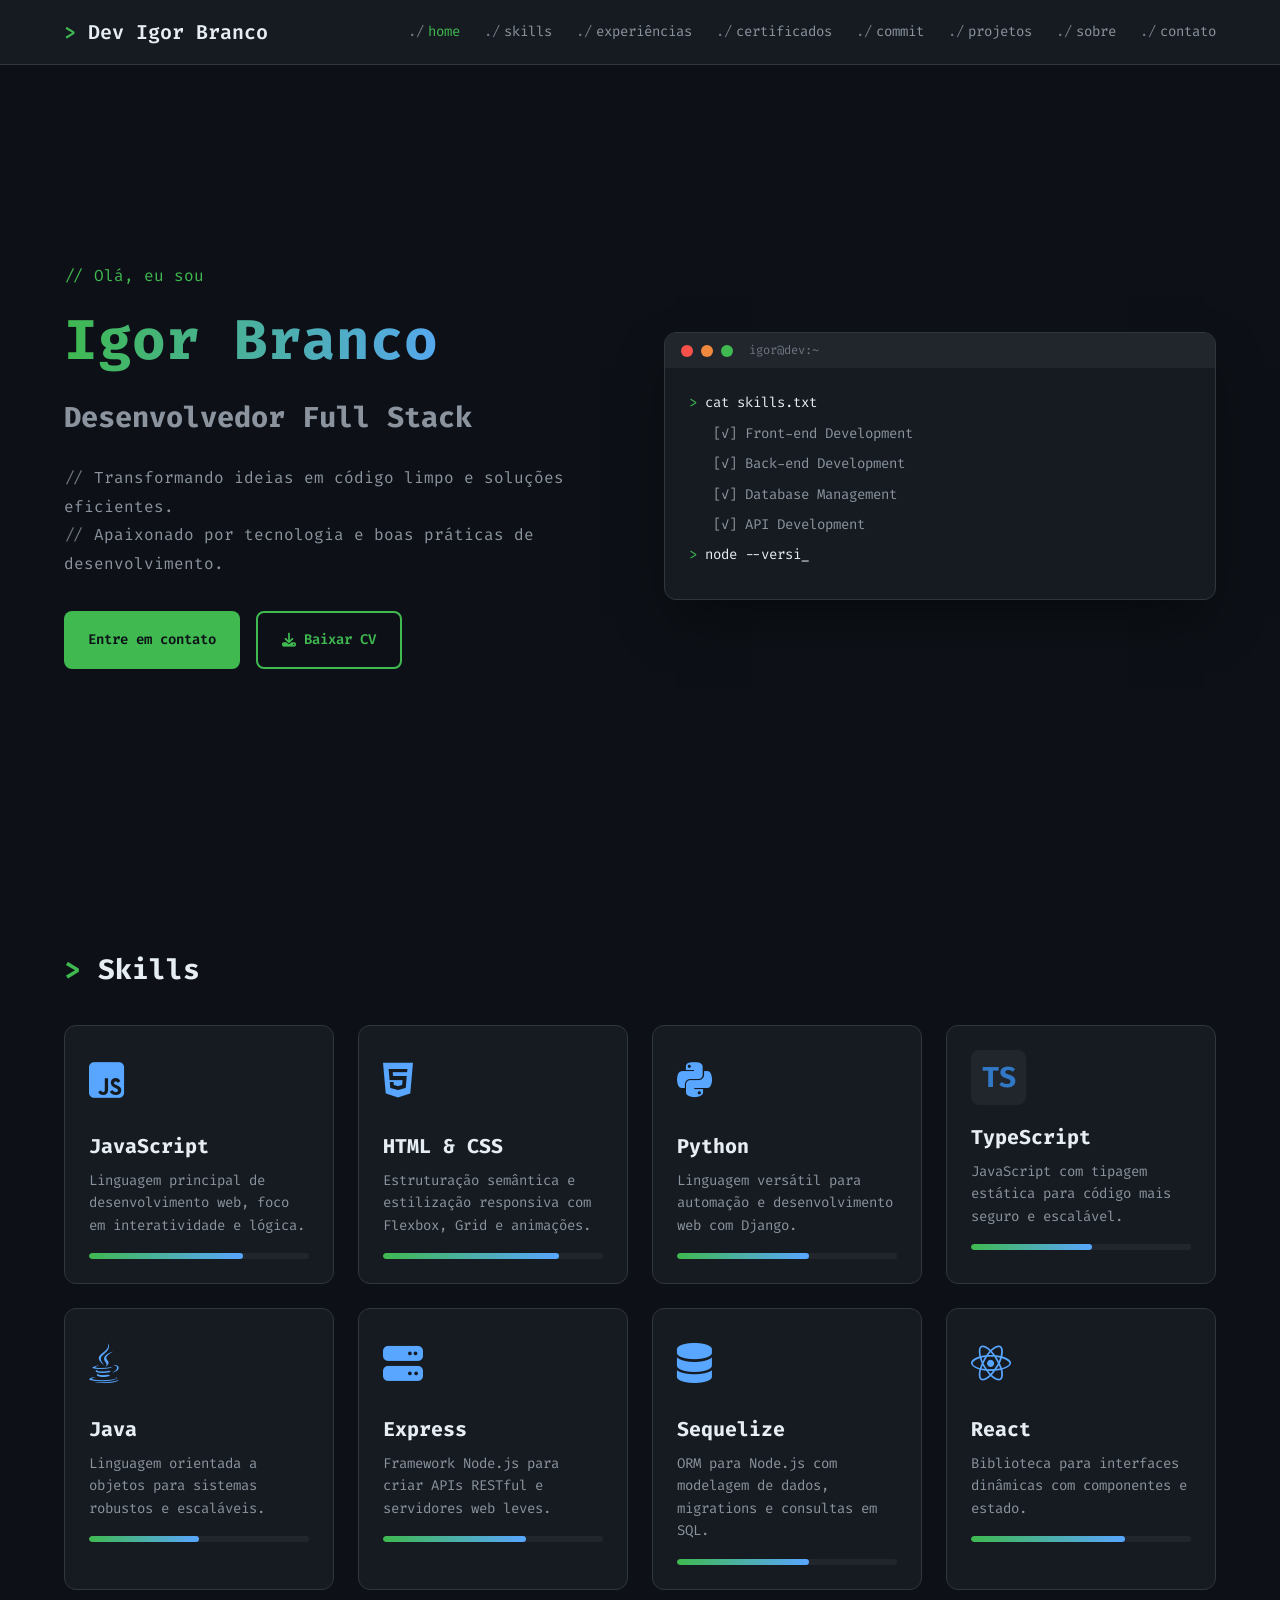
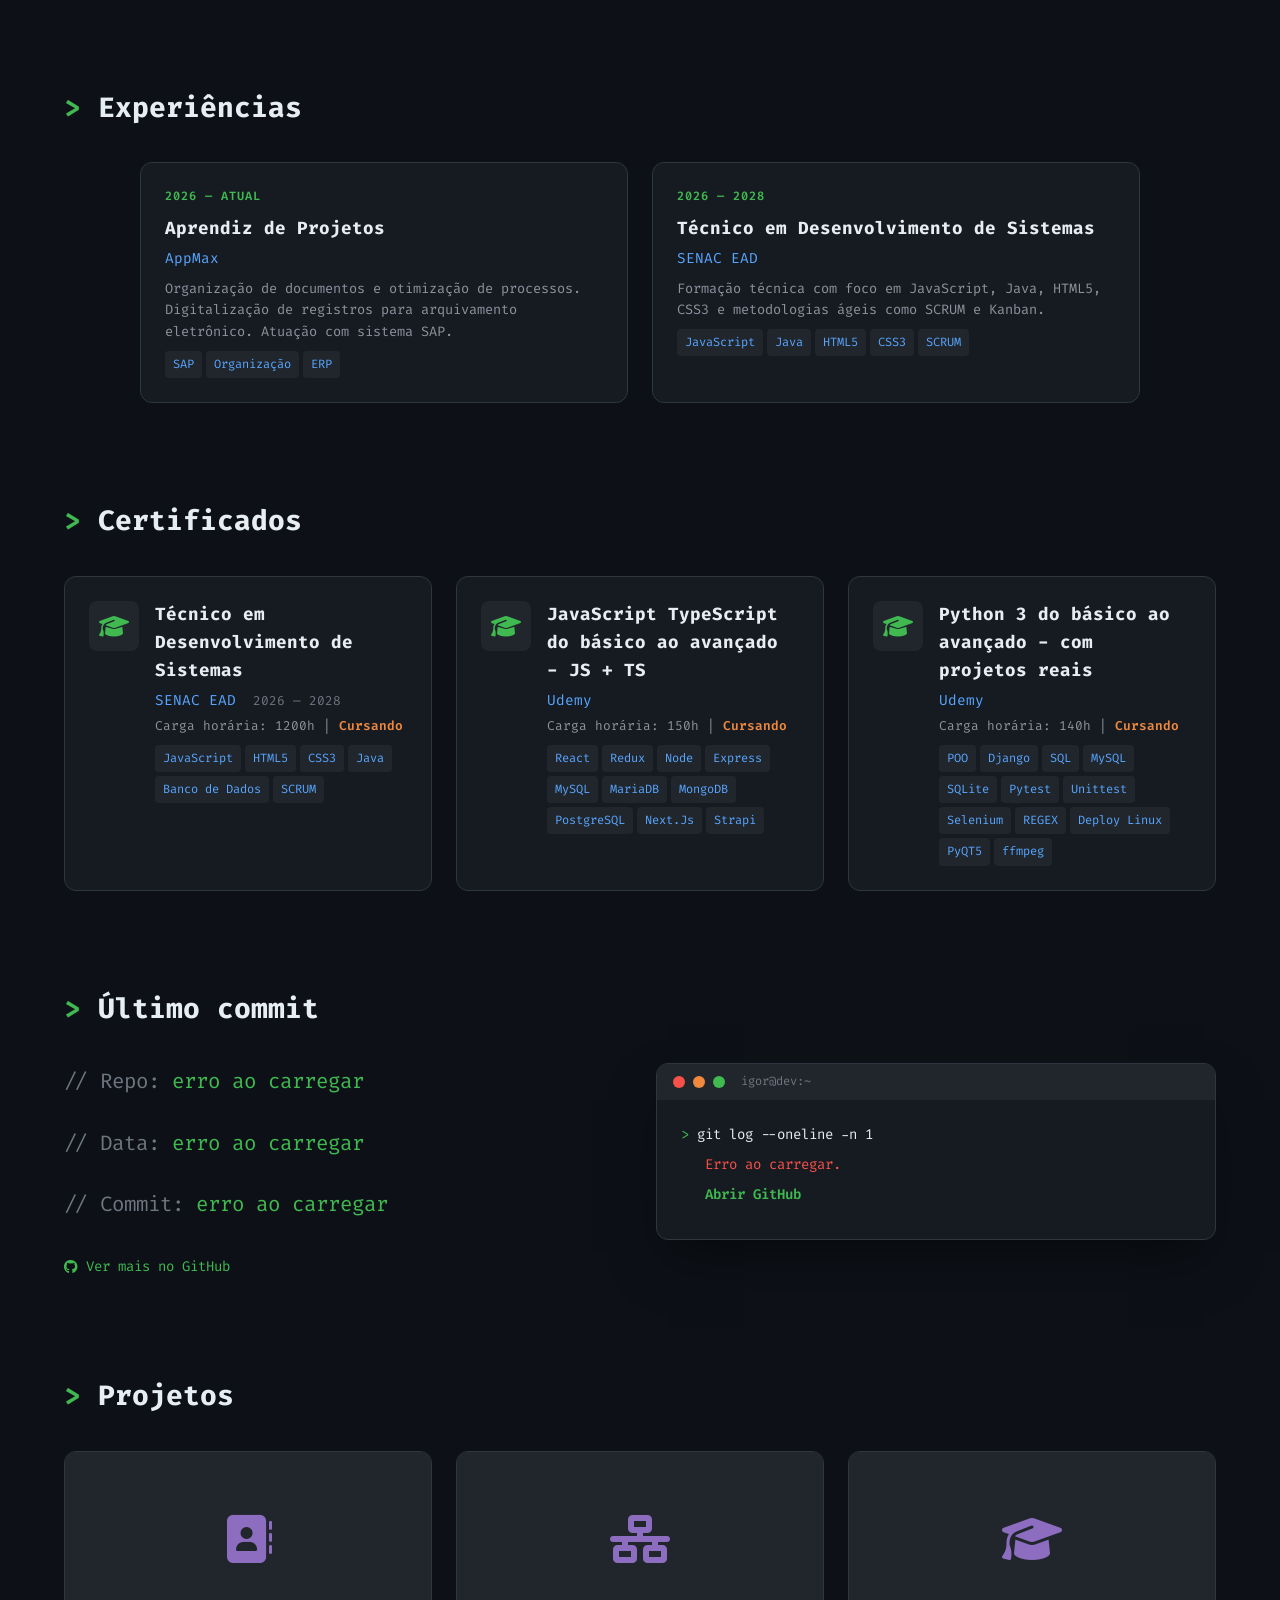
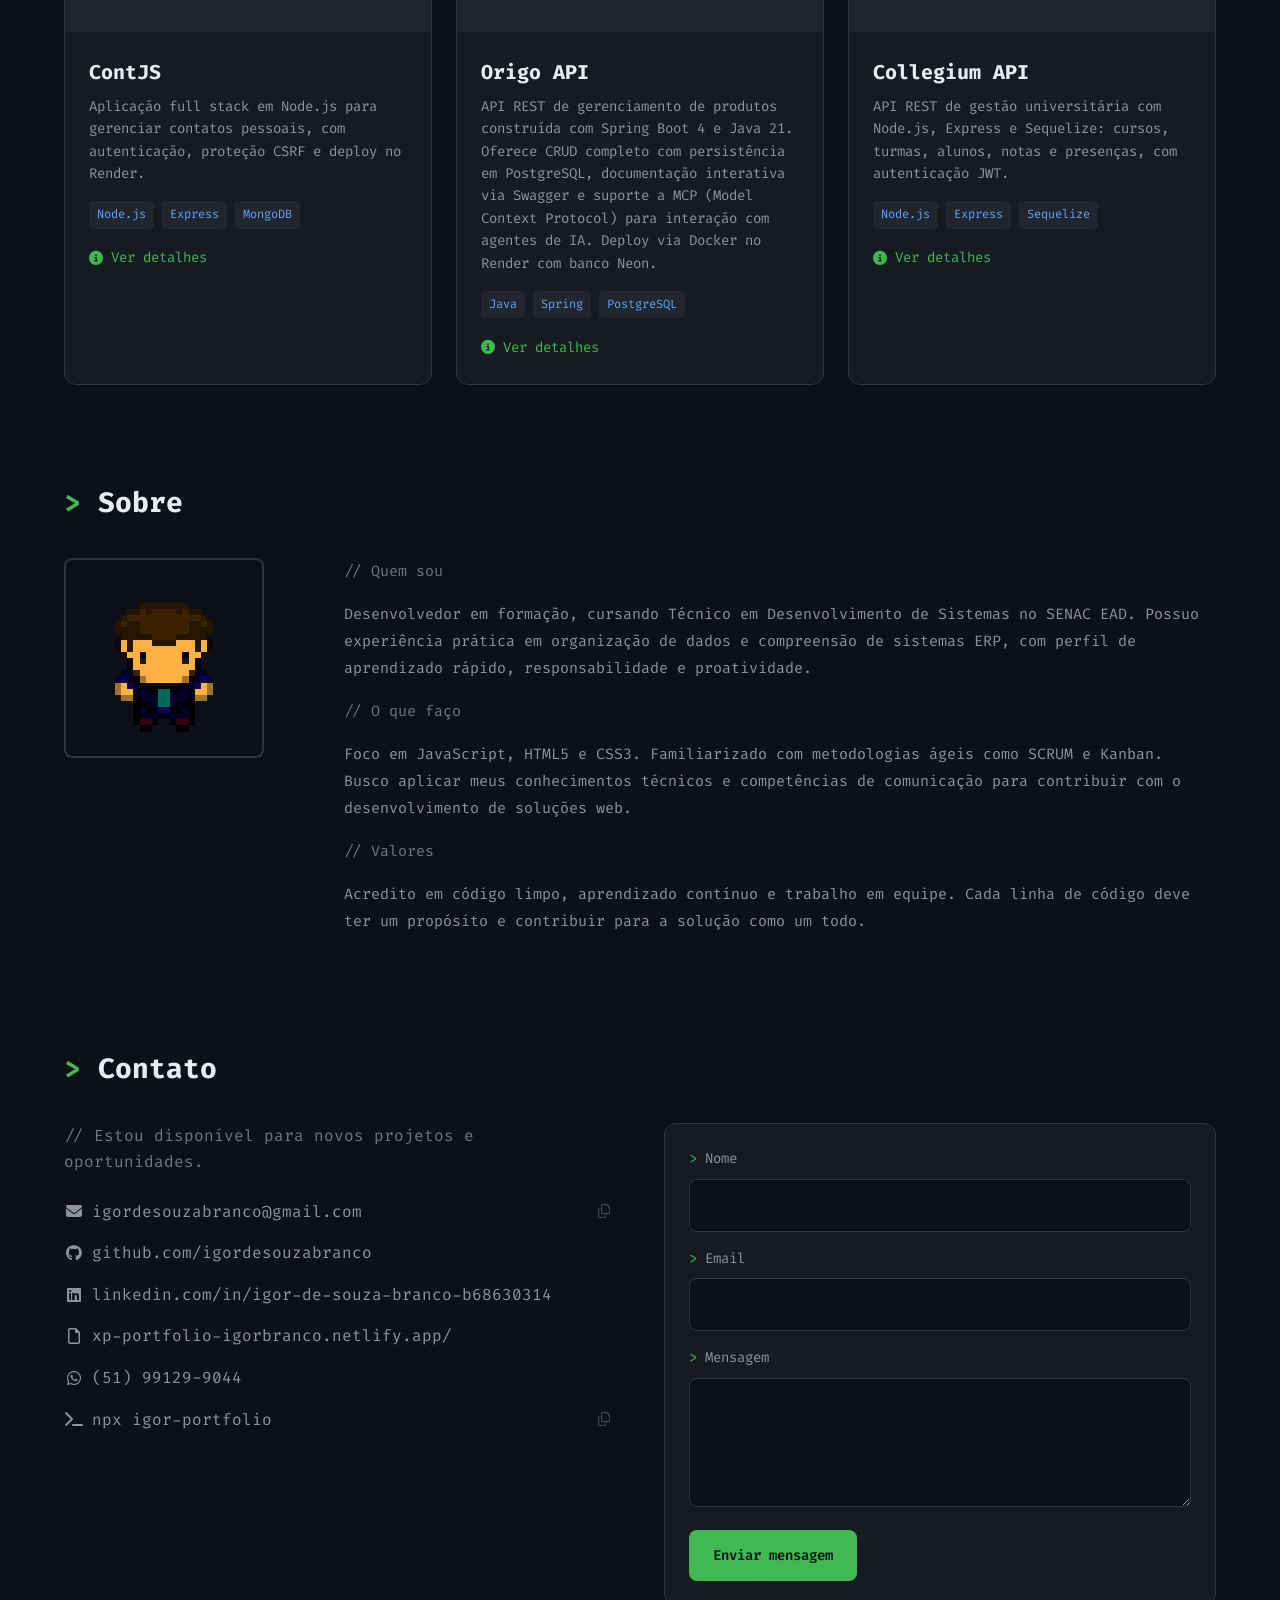
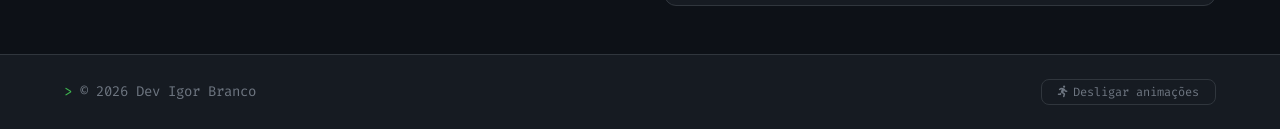
<file: portifolio/index.html>
<!DOCTYPE html>
<html lang="pt-BR">
<head>
    <meta charset="UTF-8">
    <meta name="viewport" content="width=device-width, initial-scale=1.0">
    <title>Dev Igor Branco | Portfólio</title>
    <meta name="description" content="Portfólio de Igor Branco - Desenvolvedor em formação, estudando React, Node.js, Python e Django. Foco atual em JavaScript, TypeScript, HTML5 e CSS3.">
    <meta name="theme-color" content="#0d1117">
    <meta property="og:title" content="Dev Igor Branco | Portfólio">
    <meta property="og:description" content="Desenvolvedor em formação, estudando React, Node.js, Python e Django. Foco atual em JavaScript, TypeScript, HTML5 e CSS3.">
    <meta property="og:type" content="website">
    <link rel="icon" href="data:image/svg+xml,<svg xmlns='http://www.w3.org/2000/svg' viewBox='0 0 100 100'><text y='.9em' font-size='90'>💻</text></svg>">
    <link rel="preload" href="https://fonts.googleapis.com/css2?family=Fira+Code:wght@400;500;600;700&display=swap" as="style">
    <link rel="stylesheet" href="https://fonts.googleapis.com/css2?family=Fira+Code:wght@400;500;600;700&display=swap">
    <link rel="stylesheet" href="assets/css/style.css">
    <link rel="stylesheet" href="https://cdnjs.cloudflare.com/ajax/libs/font-awesome/6.4.0/css/all.min.css">
</head>
<body>
    <header class="header">
        <div class="container">
            <div class="logo">
                <span class="prompt">&gt;</span> <span class="logo-name">Dev Igor Branco</span>
            </div>
            <nav class="nav" id="nav-menu">
                <a href="#home" class="nav-link active">home</a>
                <a href="#skills" class="nav-link">skills</a>
                <a href="#experience" class="nav-link">experiências</a>
                <a href="#certificates" class="nav-link">certificados</a>
                <a href="#now" class="nav-link">commit</a>
                <a href="#projects" class="nav-link">projetos</a>
                <a href="#about" class="nav-link">sobre</a>
                <a href="#contact" class="nav-link">contato</a>
            </nav>
            <button class="menu-toggle" aria-label="Menu" aria-expanded="false" aria-controls="nav-menu">
                <span></span>
                <span></span>
                <span></span>
            </button>
        </div>
    </header>

    <main>
        <section id="home" class="hero">
            <div class="container">
                <div class="hero-content">
                    <p class="hero-greeting">// Olá, eu sou</p>
                    <h1 class="hero-title">Igor Branco</h1>
                    <h2 class="hero-subtitle">Desenvolvedor Full Stack</h2>
                    <p class="hero-description">
                        <span class="comment">//</span> Transformando ideias em código limpo e soluções eficientes.
                        <br>
                        <span class="comment">//</span> Apaixonado por tecnologia e boas práticas de desenvolvimento.
                    </p>
                    <div class="hero-buttons">
                        <a href="#contact" class="btn btn-primary">
                            Entre em contato
                        </a>
                        <a href="assets/cv/cv.pdf" download class="btn btn-secondary">
                            <i class="fas fa-download"></i> Baixar CV
                        </a>
                    </div>
                </div>
                <div class="hero-terminal">
                    <div class="terminal-header">
                        <div class="terminal-buttons">
                            <span class="btn-close"></span>
                            <span class="btn-minimize"></span>
                            <span class="btn-maximize"></span>
                        </div>
                        <span class="terminal-title">igor@dev:~</span>
                    </div>
                    <div class="terminal-body">
                        <p><span class="prompt">&gt;</span> cat skills.txt</p>
                        <p class="output">[✓] Front-end Development</p>
                        <p class="output">[✓] Back-end Development</p>
                        <p class="output">[✓] Database Management</p>
                        <p class="output">[✓] API Development</p>
                        <p class="typing"><span class="prompt">&gt;</span> <span class="cursor">_</span></p>
                    </div>
                </div>
            </div>
        </section>

        <section id="skills" class="skills">
            <div class="container">
                <h2 class="section-title">
                    <span class="prompt">&gt;</span> Skills
                </h2>
                <div class="skills-grid">
                    <div class="skill-card">
                        <div class="skill-icon">
                            <i class="fab fa-js-square"></i>
                        </div>
                        <h3 class="skill-name">JavaScript</h3>
                        <p class="skill-description">Linguagem principal de desenvolvimento web, foco em interatividade e lógica.</p>
                        <div class="skill-level">
                            <div class="skill-bar" data-level="70"></div>
                        </div>
                    </div>
                    <div class="skill-card">
                        <div class="skill-icon">
                            <i class="fab fa-html5"></i>
                        </div>
                        <h3 class="skill-name">HTML & CSS</h3>
                        <p class="skill-description">Estruturação semântica e estilização responsiva com Flexbox, Grid e animações.</p>
                        <div class="skill-level">
                            <div class="skill-bar" data-level="80"></div>
                        </div>
                    </div>
                    <div class="skill-card">
                        <div class="skill-icon">
                            <i class="fab fa-python"></i>
                        </div>
                        <h3 class="skill-name">Python</h3>
                        <p class="skill-description">Linguagem versátil para automação e desenvolvimento web com Django.</p>
                        <div class="skill-level">
                            <div class="skill-bar" data-level="60"></div>
                        </div>
                    </div>
                    <div class="skill-card">
                        <div class="skill-icon skill-icon-ts">
                            TS
                        </div>
                        <h3 class="skill-name">TypeScript</h3>
                        <p class="skill-description">JavaScript com tipagem estática para código mais seguro e escalável.</p>
                        <div class="skill-level">
                            <div class="skill-bar" data-level="55"></div>
                        </div>
                    </div>
                    <div class="skill-card">
                        <div class="skill-icon">
                            <i class="fab fa-java"></i>
                        </div>
                        <h3 class="skill-name">Java</h3>
                        <p class="skill-description">Linguagem orientada a objetos para sistemas robustos e escaláveis.</p>
                        <div class="skill-level">
                            <div class="skill-bar" data-level="50"></div>
                        </div>
                    </div>
                    <div class="skill-card">
                        <div class="skill-icon">
                            <i class="fa-solid fa-server"></i>
                        </div>
                        <h3 class="skill-name">Express</h3>
                        <p class="skill-description">Framework Node.js para criar APIs RESTful e servidores web leves.</p>
                        <div class="skill-level">
                            <div class="skill-bar" data-level="65"></div>
                        </div>
                    </div>
                    <div class="skill-card">
                        <div class="skill-icon">
                            <i class="fa-solid fa-database"></i>
                        </div>
                        <h3 class="skill-name">Sequelize</h3>
                        <p class="skill-description">ORM para Node.js com modelagem de dados, migrations e consultas em SQL.</p>
                        <div class="skill-level">
                            <div class="skill-bar" data-level="60"></div>
                        </div>
                    </div>
                    <div class="skill-card">
                        <div class="skill-icon">
                            <i class="fab fa-react"></i>
                        </div>
                        <h3 class="skill-name">React</h3>
                        <p class="skill-description">Biblioteca para interfaces dinâmicas com componentes e estado.</p>
                        <div class="skill-level">
                            <div class="skill-bar" data-level="70"></div>
                        </div>
                    </div>
                </div>
            </div>
        </section>

        <section id="experience" class="experience">
            <div class="container">
                <h2 class="section-title">
                    <span class="prompt">&gt;</span> Experiências
                </h2>
                <div class="timeline-horizontal">
                    <div class="timeline-track"></div>
                    <div class="timeline-items">
                        <div class="timeline-item">
                            <div class="timeline-content">
                                <span class="timeline-date">2026 — Atual</span>
                                <h3 class="timeline-title">Aprendiz de Projetos</h3>
                                <h4 class="timeline-company">AppMax</h4>
                                <p class="timeline-description">Organização de documentos e otimização de processos. Digitalização de registros para arquivamento eletrônico. Atuação com sistema SAP.</p>
                                <div class="timeline-tags">
                                    <span class="tag">SAP</span>
                                    <span class="tag">Organização</span>
                                    <span class="tag">ERP</span>
                                </div>
                            </div>
                        </div>
                        <div class="timeline-item">
                            <div class="timeline-content">
                                <span class="timeline-date">2026 — 2028</span>
                                <h3 class="timeline-title">Técnico em Desenvolvimento de Sistemas</h3>
                                <h4 class="timeline-company">SENAC EAD</h4>
                                <p class="timeline-description">Formação técnica com foco em JavaScript, Java, HTML5, CSS3 e metodologias ágeis como SCRUM e Kanban.</p>
                                <div class="timeline-tags">
                                    <span class="tag">JavaScript</span>
                                    <span class="tag">Java</span>
                                    <span class="tag">HTML5</span>
                                    <span class="tag">CSS3</span>
                                    <span class="tag">SCRUM</span>
                                </div>
                            </div>
                        </div>
                    </div>
                </div>
            </div>
        </section>

        <section id="certificates" class="certificates">
            <div class="container">
                <h2 class="section-title">
                    <span class="prompt">&gt;</span> Certificados
                </h2>
                <div class="cert-grid">
                    <div class="cert-card">
                        <div class="cert-icon">
                            <i class="fas fa-graduation-cap"></i>
                        </div>
                        <div class="cert-info">
                            <h3 class="cert-title">Técnico em Desenvolvimento de Sistemas</h3>
                            <p class="cert-issuer">SENAC EAD <span class="cert-date-inline">2026 — 2028</span></p>
                            <p class="cert-meta">Carga horária: 1200h | <span class="cert-status cert-status-progress">Cursando</span></p>
                            <div class="cert-tags">
                                <span class="tag">JavaScript</span>
                                <span class="tag">HTML5</span>
                                <span class="tag">CSS3</span>
                                <span class="tag">Java</span>
                                <span class="tag">Banco de Dados</span>
                                <span class="tag">SCRUM</span>
                            </div>
                        </div>
                    </div>
                    <div class="cert-card">
                        <div class="cert-icon">
                            <i class="fas fa-graduation-cap"></i>
                        </div>
                        <div class="cert-info">
                            <h3 class="cert-title">JavaScript TypeScript do básico ao avançado - JS + TS</h3>
                            <p class="cert-issuer">Udemy</p>
                            <p class="cert-meta">Carga horária: 150h | <span class="cert-status cert-status-progress">Cursando</span></p>
                            <div class="cert-tags">
                                <span class="tag">React</span>
                                <span class="tag">Redux</span>
                                <span class="tag">Node</span>
                                <span class="tag">Express</span>
                                <span class="tag">MySQL</span>
                                <span class="tag">MariaDB</span>
                                <span class="tag">MongoDB</span>
                                <span class="tag">PostgreSQL</span>
                                <span class="tag">Next.Js</span>
                                <span class="tag">Strapi</span>
                            </div>
                        </div>
                    </div>
                    <div class="cert-card">
                        <div class="cert-icon">
                            <i class="fas fa-graduation-cap"></i>
                        </div>
                        <div class="cert-info">
                            <h3 class="cert-title">Python 3 do básico ao avançado - com projetos reais</h3>
                            <p class="cert-issuer">Udemy</p>
                            <p class="cert-meta">Carga horária: 140h | <span class="cert-status cert-status-progress">Cursando</span></p>
                            <div class="cert-tags">
                                <span class="tag">POO</span>
                                <span class="tag">Django</span>
                                <span class="tag">SQL</span>
                                <span class="tag">MySQL</span>
                                <span class="tag">SQLite</span>
                                <span class="tag">Pytest</span>
                                <span class="tag">Unittest</span>
                                <span class="tag">Selenium</span>
                                <span class="tag">REGEX</span>
                                <span class="tag">Deploy Linux</span>
                                <span class="tag">PyQT5</span>
                                <span class="tag">ffmpeg</span>
                            </div>
                        </div>
                    </div>
                </div>
            </div>
        </section>

        <section id="now" class="now">
            <div class="container">
                <h2 class="section-title">
                    <span class="prompt">&gt;</span> Último commit
                </h2>
                <div class="now-content">
                    <div class="now-info">
                        <p class="now-description" id="nowRepoName">
                            <span class="comment">// Repo:</span> ---
                        </p>
                        <p class="now-description" id="nowCommitDate">
                            <span class="comment">// Data:</span> ---
                        </p>
                        <p class="now-description" id="nowCommitSha">
                            <span class="comment">// Commit:</span> ---
                        </p>
                        <a href="https://github.com/igordesouzabranco" target="_blank" rel="noopener noreferrer" class="project-link now-github-link">
                            <i class="fab fa-github"></i> Ver mais no GitHub
                        </a>
                    </div>
                    <div class="now-terminal">
                        <div class="terminal-header">
                            <div class="terminal-buttons">
                                <span class="btn-close"></span>
                                <span class="btn-minimize"></span>
                                <span class="btn-maximize"></span>
                            </div>
                            <span class="terminal-title">igor@dev:~</span>
                        </div>
                        <div class="terminal-body">
                            <p><span class="prompt">&gt;</span> git log --oneline -n 1</p>
                            <div id="commitsList" class="commits-list">
                                <p class="output">Carregando...</p>
                            </div>
                        </div>
                    </div>
                </div>
            </div>
        </section>

        <section id="projects" class="projects">
            <div class="container">
                <h2 class="section-title">
                    <span class="prompt">&gt;</span> Projetos
                </h2>
                <div class="projects-grid">
                    <div class="project-card" data-project="cont-js">
                        <div class="project-image">
                            <div class="placeholder-img">
                                <i class="fas fa-address-book"></i>
                            </div>
                        </div>
                        <div class="project-content">
                            <h3 class="project-title">ContJS</h3>
                            <p class="project-description">Aplicação full stack em Node.js para gerenciar contatos pessoais, com autenticação, proteção CSRF e deploy no Render.</p>
                            <div class="project-tags">
                                <span class="tag">Node.js</span>
                                <span class="tag">Express</span>
                                <span class="tag">MongoDB</span>
                            </div>
                            <button class="project-link project-modal-btn" data-project="cont-js">
                                <i class="fas fa-info-circle"></i> Ver detalhes
                            </button>
                        </div>
                    </div>
                    <div class="project-card" data-project="origo-api">
                        <div class="project-image">
                            <div class="placeholder-img">
                                <i class="fas fa-network-wired"></i>
                            </div>
                        </div>
                        <div class="project-content">
                            <h3 class="project-title">Origo API</h3>
                            <p class="project-description">API REST de gerenciamento de produtos construída com Spring Boot 4 e Java 21. Oferece CRUD completo com persistência em PostgreSQL, documentação interativa via Swagger e suporte a MCP (Model Context Protocol) para interação com agentes de IA. Deploy via Docker no Render com banco Neon.</p>
                            <div class="project-tags">
                                <span class="tag">Java</span>
                                <span class="tag">Spring</span>
                                <span class="tag">PostgreSQL</span>
                            </div>
                            <button class="project-link project-modal-btn" data-project="origo-api">
                                <i class="fas fa-info-circle"></i> Ver detalhes
                            </button>
                        </div>
                    </div>
                    <div class="project-card" data-project="collegium-api">
                        <div class="project-image">
                            <div class="placeholder-img">
                                <i class="fas fa-graduation-cap"></i>
                            </div>
                        </div>
                        <div class="project-content">
                            <h3 class="project-title">Collegium API</h3>
                            <p class="project-description">API REST de gestão universitária com Node.js, Express e Sequelize: cursos, turmas, alunos, notas e presenças, com autenticação JWT.</p>
                            <div class="project-tags">
                                <span class="tag">Node.js</span>
                                <span class="tag">Express</span>
                                <span class="tag">Sequelize</span>
                            </div>
                            <button class="project-link project-modal-btn" data-project="collegium-api">
                                <i class="fas fa-info-circle"></i> Ver detalhes
                            </button>
                        </div>
                    </div>
                </div>
            </div>
        </section>

        <section id="about" class="about">
            <div class="container">
                <h2 class="section-title">
                    <span class="prompt">&gt;</span> Sobre
                </h2>
                <div class="about-content">
                    <div class="pixel-art-container">
                        <img src="assets/img/igorpixel.png" alt="Igor Branco Pixel Art" class="pixel-art" width="200" height="200" loading="lazy">
                        <div class="speech-bubbles">
                            <div class="bubble bubble-1">git push...</div>
                            <div class="bubble bubble-2">npm install...</div>
                            <div class="bubble bubble-3">python run.py...</div>
                            <div class="bubble bubble-4">docker compose up...</div>
                            <div class="bubble bubble-5">npm run dev...</div>
                            <div class="bubble bubble-secret">secret...</div>
                        </div>
                    </div>
                    <div class="about-text">
                        <p>
                            <span class="comment">// Quem sou</span>
                        </p>
                        <p>
                            Desenvolvedor em formação, cursando Técnico em Desenvolvimento de Sistemas 
                            no SENAC EAD. Possuo experiência prática em organização de dados e 
                            compreensão de sistemas ERP, com perfil de aprendizado rápido, 
                            responsabilidade e proatividade.
                        </p>
                        <p>
                            <span class="comment">// O que faço</span>
                        </p>
                        <p>
                            Foco em JavaScript, HTML5 e CSS3. Familiarizado com metodologias ágeis 
                            como SCRUM e Kanban. Busco aplicar meus conhecimentos técnicos e 
                            competências de comunicação para contribuir com o desenvolvimento de 
                            soluções web.
                        </p>
                        <p>
                            <span class="comment">// Valores</span>
                        </p>
                        <p>
                            Acredito em código limpo, aprendizado contínuo e trabalho em equipe. 
                            Cada linha de código deve ter um propósito e contribuir para a solução 
                            como um todo.
                        </p>
                    </div>
                </div>
            </div>
        </section>

        <section id="contact" class="contact">
            <div class="container">
                <h2 class="section-title">
                    <span class="prompt">&gt;</span> Contato
                </h2>
                <div class="contact-content">
                    <div class="contact-info">
                        <p class="contact-intro">
                            <span class="comment">// Estou disponível para novos projetos e oportunidades.</span>
                        </p>
                        <div class="contact-links">
                            <div class="contact-link-with-copy">
                                <a href="mailto:igordesouzabranco@gmail.com" class="contact-link">
                                    <i class="fas fa-envelope"></i> igordesouzabranco@gmail.com
                                </a>
                                <button type="button" class="copy-email-btn" aria-label="Copiar email" data-email="igordesouzabranco@gmail.com">
                                    <i class="far fa-copy"></i>
                                </button>
                            </div>
                            <a href="https://github.com/igordesouzabranco" target="_blank" rel="noopener noreferrer" class="contact-link">
                                <i class="fab fa-github"></i> github.com/igordesouzabranco
                            </a>
                            <a href="https://linkedin.com/in/igor-de-souza-branco-b68630314" target="_blank" rel="noopener noreferrer" class="contact-link">
                                <i class="fab fa-linkedin"></i> linkedin.com/in/igor-de-souza-branco-b68630314
                            </a>
                            <a href="https://xp-portfolio-igorbranco.netlify.app/" target="_blank" rel="noopener noreferrer" class="contact-link">
                                <i class="fa-pixel fa-regular fa-file"></i> xp-portfolio-igorbranco.netlify.app/
                            </a>
                            <a href="https://wa.me/55" target="_blank" rel="noopener noreferrer" class="contact-link" id="whatsappLink" style="display:none;">
                                <i class="fab fa-whatsapp"></i> <span id="whatsappText"></span>
                            </a>
                            <div class="contact-link-with-copy">
                                <a href="#" class="contact-link">
                                    <i class="fas fa-terminal"></i> npx igor-portfolio
                                </a>
                                <button type="button" class="npx" aria-label="Copiar comando" data-email="npx igor-portfolio">
                                    <i class="far fa-copy"></i>
                                </button>
                            </div>
                        </div>
                    </div>
                    <form class="contact-form" name="contact" method="POST" data-netlify="true" netlify-honeypot="bot-field">
                        <input type="hidden" name="form-name" value="contact">
                        <p class="hidden" style="display:none">
                            <label>Não preencha este campo: <input name="bot-field"></label>
                        </p>
                        <div class="form-group">
                            <label for="name">
                                <span class="prompt">&gt;</span> Nome
                            </label>
                            <input type="text" id="name" name="name" required>
                        </div>
                        <div class="form-group">
                            <label for="email">
                                <span class="prompt">&gt;</span> Email
                            </label>
                            <input type="email" id="email" name="email" required>
                        </div>
                        <div class="form-group">
                            <label for="message">
                                <span class="prompt">&gt;</span> Mensagem
                            </label>
                            <textarea id="message" name="message" rows="5" required></textarea>
                        </div>
                        <button type="submit" class="btn btn-primary">
                            Enviar mensagem
                        </button>
                    </form>
                </div>
            </div>
        </section>
    </main>

    <footer class="footer">
        <div class="container">
            <p>
                <span class="prompt">&gt;</span> © 2026 Dev Igor Branco
            </p>
            <button class="animations-toggle" id="animationsToggle" aria-label="Desligar animações">
                <i class="fas fa-running"></i> <span class="toggle-text">Desligar animações</span>
            </button>
        </div>
    </footer>

    <button class="back-to-top" aria-label="Voltar ao topo">
        <i class="fas fa-arrow-up"></i>
    </button>

    <div class="project-modal" id="projectModal">
        <div class="modal-overlay"></div>
        <div class="modal-content">
            <button class="modal-close" aria-label="Fechar">
                <i class="fas fa-times"></i>
            </button>
            <div class="modal-header">
                <div class="modal-icon"></div>
                <h3 class="modal-title"></h3>
            </div>
            <p class="modal-description"></p>
            <div class="modal-tags"></div>
            <div class="modal-links">
                <a href="https://github.com" target="_blank" rel="noopener noreferrer" class="btn btn-primary">
                    <i class="fab fa-github"></i> Ver no GitHub
                </a>
            </div>
        </div>
    </div>

    <script src="assets/js/script.js" defer></script>
    <script src="assets/js/msg.js" defer></script>
    <script src="assets/js/github.js" defer></script>
</body>
</html>
</file>
<file: portifolio/assets/css/style.css>
/* Reset and Base Styles */
* {
    margin: 0;
    padding: 0;
    box-sizing: border-box;
}

:root {
    /* Terminal Colors */
    --bg-primary: #0d1117;
    --bg-secondary: #161b22;
    --bg-tertiary: #21262d;
    --text-primary: #e6edf3;
    --text-secondary: #8b949e;
    --text-muted: #6e7681;
    --accent-green: #3fb950;
    --accent-blue: #58a6ff;
    --accent-purple: #bc8cff;
    --accent-orange: #f0883e;
    --accent-red: #f85149;
    --border-color: #30363d;
    --prompt-color: #3fb950;
    --comment-color: #6e7681;
    
    /* Spacing */
    --spacing-xs: 0.25rem;
    --spacing-sm: 0.5rem;
    --spacing-md: 1rem;
    --spacing-lg: 1.5rem;
    --spacing-xl: 2rem;
    --spacing-2xl: 3rem;
    
    /* Border Radius */
    --radius-sm: 4px;
    --radius-md: 8px;
    --radius-lg: 12px;
    
    /* Transitions */
    --transition-fast: 150ms ease;
    --transition-normal: 300ms ease;
}

html {
    scroll-behavior: smooth;
    scroll-padding-top: 80px;
}

body {
    font-family: 'Fira Code', monospace;
    background-color: var(--bg-primary);
    color: var(--text-primary);
    line-height: 1.6;
    overflow-x: hidden;
}

.container {
    max-width: 1200px;
    margin: 0 auto;
    padding: 0 var(--spacing-lg);
}

/* Header Styles */
.header {
    position: fixed;
    top: 0;
    left: 0;
    right: 0;
    background-color: var(--bg-secondary);
    border-bottom: 1px solid var(--border-color);
    z-index: 1000;
    padding: var(--spacing-md) 0;
}

.header .container {
    display: flex;
    justify-content: space-between;
    align-items: center;
}

.logo {
    font-size: 1.25rem;
    font-weight: 600;
    color: var(--text-primary);
}

.logo-name {
    transition: background 0.3s ease, -webkit-text-fill-color 0.3s ease;
}

.header.scrolled .logo-name {
    background: linear-gradient(90deg, var(--accent-green), var(--accent-blue), var(--accent-purple), #ff0000, #ffff00);
    background-size: 300% 100%;
    -webkit-background-clip: text;
    -webkit-text-fill-color: transparent;
    background-clip: text;
    animation: colorShift 2.5s linear infinite;
}

.prompt {
    color: var(--prompt-color);
}

.comment {
    color: var(--comment-color);
}

.nav {
    display: flex;
    gap: var(--spacing-lg);
}

.nav-link {
    color: var(--text-secondary);
    text-decoration: none;
    font-size: 0.875rem;
    transition: color var(--transition-fast);
    position: relative;
}

.nav-link::before {
    content: './';
    margin-right: var(--spacing-xs);
    color: var(--text-muted);
}

.nav-link:hover,
.nav-link.active {
    color: var(--accent-green);
}

.menu-toggle {
    display: none;
    flex-direction: column;
    gap: 5px;
    background: none;
    border: none;
    cursor: pointer;
    padding: var(--spacing-sm);
}

.menu-toggle span {
    width: 24px;
    height: 2px;
    background-color: var(--text-primary);
    transition: var(--transition-normal);
}

/* Hero Section */
.hero {
    min-height: 100vh;
    display: flex;
    align-items: center;
    padding-top: 80px;
}

.hero .container {
    display: grid;
    grid-template-columns: 1fr 1fr;
    gap: var(--spacing-2xl);
    align-items: center;
}

.hero-greeting {
    color: var(--accent-green);
    font-size: 1rem;
    margin-bottom: var(--spacing-sm);
}

.hero-title {
    font-size: 3.5rem;
    font-weight: 700;
    margin-bottom: var(--spacing-sm);
    background: linear-gradient(90deg, var(--accent-green), var(--accent-blue), var(--accent-purple), #ff0000, #ffff00);
    background-size: 300% 100%;
    -webkit-background-clip: text;
    -webkit-text-fill-color: transparent;
    background-clip: text;
    animation: colorShift 2.5s linear infinite;
}

@keyframes colorShift {
    0% { background-position: 0% 50%; }
    100% { background-position: 300% 50%; }
}

.hero-subtitle {
    font-size: 1.8rem;
    color: var(--text-secondary);
    margin-bottom: var(--spacing-lg);
}

.hero-description {
    color: var(--text-secondary);
    margin-bottom: var(--spacing-xl);
    line-height: 1.8;
}

/* Terminal Window */
.hero-terminal {
    background-color: var(--bg-secondary);
    border: 1px solid var(--border-color);
    border-radius: var(--radius-lg);
    overflow: hidden;
    box-shadow: 0 25px 50px -12px rgba(0, 0, 0, 0.5);
}

.terminal-header {
    background-color: var(--bg-tertiary);
    padding: var(--spacing-sm) var(--spacing-md);
    display: flex;
    align-items: center;
    gap: var(--spacing-md);
}

.terminal-buttons {
    display: flex;
    gap: var(--spacing-sm);
}

.terminal-buttons span {
    width: 12px;
    height: 12px;
    border-radius: 50%;
}

.btn-close {
    background-color: var(--accent-red);
}

.btn-minimize {
    background-color: var(--accent-orange);
}

.btn-maximize {
    background-color: var(--accent-green);
}

.terminal-title {
    color: var(--text-muted);
    font-size: 0.75rem;
}

.terminal-body {
    padding: var(--spacing-lg);
    font-size: 0.875rem;
}

.terminal-body p {
    margin-bottom: var(--spacing-sm);
}

.terminal-body .output {
    color: var(--text-secondary);
    padding-left: var(--spacing-lg);
}

.cursor {
    animation: blink 1s infinite;
}

@keyframes blink {
    0%, 50% {
        opacity: 1;
    }
    51%, 100% {
        opacity: 0;
    }
}

/* Button Styles */
.btn {
    display: inline-flex;
    align-items: center;
    gap: var(--spacing-sm);
    padding: var(--spacing-md) var(--spacing-lg);
    font-family: inherit;
    font-size: 0.875rem;
    text-decoration: none;
    border-radius: var(--radius-md);
    cursor: pointer;
    transition: var(--transition-normal);
    border: none;
}

.btn-primary {
    background-color: var(--accent-green);
    color: var(--bg-primary);
    font-weight: 600;
}

.btn-primary:hover {
    background-color: #46d558;
    transform: translateY(-2px);
    box-shadow: 0 10px 20px rgba(63, 185, 80, 0.3);
}

/* Section Styles */
section {
    padding: var(--spacing-2xl) 0;
}

.section-title {
    font-size: 1.75rem;
    margin-bottom: var(--spacing-xl);
    color: var(--text-primary);
    transition: color 0.3s ease;
}

.section-title .prompt {
    color: var(--prompt-color);
}

section.visible .section-title {
    background: linear-gradient(90deg, var(--accent-green), var(--accent-blue), var(--accent-purple), #ff0000, #ffff00) !important;
    background-size: 300% 100% !important;
    -webkit-background-clip: text !important;
    -webkit-text-fill-color: transparent !important;
    background-clip: text !important;
    color: transparent !important;
}

body:not(.animations-disabled) section.visible .section-title {
    animation: colorShift 2.5s linear infinite !important;
}

section.visible .section-title .prompt {
    -webkit-text-fill-color: transparent !important;
}

/* Skills Section */
.skills-grid {
    display: grid;
    grid-template-columns: repeat(auto-fit, minmax(250px, 1fr));
    gap: var(--spacing-lg);
}

.skill-card {
    background-color: var(--bg-secondary);
    border: 1px solid var(--border-color);
    border-radius: var(--radius-lg);
    padding: var(--spacing-lg);
    transition: var(--transition-normal);
}

.skill-card:hover {
    border-color: var(--accent-green);
    transform: translateY(-5px);
    box-shadow: 0 10px 30px rgba(0, 0, 0, 0.3);
}

.skill-card:hover .skill-icon,
.skill-card:hover .skill-name {
    background: linear-gradient(90deg, var(--accent-green), var(--accent-blue), var(--accent-purple), #ff0000, #ffff00);
    background-size: 300% 100%;
    -webkit-background-clip: text;
    -webkit-text-fill-color: transparent;
    background-clip: text;
    animation: colorShift 2.5s linear infinite;
}

.skill-icon {
    font-size: 2.5rem;
    color: var(--accent-blue);
    margin-bottom: var(--spacing-md);
    transition: var(--transition-fast);
}

.skill-icon-ts {
    font-size: 1.8rem;
    font-weight: 700;
    color: #3178c6;
    background-color: var(--bg-tertiary);
    width: 55px;
    height: 55px;
    display: flex;
    align-items: center;
    justify-content: center;
    border-radius: var(--radius-md);
}

.skill-name {
    font-size: 1.25rem;
    margin-bottom: var(--spacing-sm);
    color: var(--text-primary);
}

.skill-description {
    color: var(--text-secondary);
    font-size: 0.875rem;
    margin-bottom: var(--spacing-md);
    line-height: 1.6;
}

.skill-level {
    height: 6px;
    background-color: var(--bg-tertiary);
    border-radius: 3px;
    overflow: hidden;
}

.skill-bar {
    height: 100%;
    background: linear-gradient(90deg, var(--accent-green), var(--accent-blue));
    border-radius: 3px;
    width: 0;
    transition: width 1s ease-out;
}

/* Projects Section */
.projects-grid {
    display: grid;
    grid-template-columns: repeat(auto-fit, minmax(320px, 1fr));
    gap: var(--spacing-lg);
}

.project-card {
    background-color: var(--bg-secondary);
    border: 1px solid var(--border-color);
    border-radius: var(--radius-lg);
    overflow: hidden;
    transition: var(--transition-normal);
}

.project-card:hover {
    border-color: var(--accent-blue);
    transform: translateY(-5px);
    box-shadow: 0 15px 35px rgba(0, 0, 0, 0.3);
}

.project-card:hover .project-title,
.project-card:hover .placeholder-img {
    background: linear-gradient(90deg, var(--accent-green), var(--accent-blue), var(--accent-purple), #ff0000, #ffff00);
    background-size: 300% 100%;
    -webkit-background-clip: text;
    -webkit-text-fill-color: transparent;
    background-clip: text;
    animation: colorShift 2.5s linear infinite;
}

.project-image {
    height: 180px;
    background-color: var(--bg-tertiary);
    display: flex;
    align-items: center;
    justify-content: center;
}

.placeholder-img {
    font-size: 3rem;
    color: var(--accent-purple);
    opacity: 0.7;
}

.project-content {
    padding: var(--spacing-lg);
}

.project-title {
    font-size: 1.25rem;
    margin-bottom: var(--spacing-sm);
    color: var(--text-primary);
}

.project-description {
    color: var(--text-secondary);
    font-size: 0.875rem;
    margin-bottom: var(--spacing-md);
    line-height: 1.6;
}

.project-tags {
    display: flex;
    flex-wrap: wrap;
    gap: var(--spacing-sm);
    margin-bottom: var(--spacing-md);
}

.tag {
    background-color: var(--bg-tertiary);
    color: var(--accent-blue);
    padding: var(--spacing-xs) var(--spacing-sm);
    border-radius: var(--radius-sm);
    font-size: 0.75rem;
}

.project-link {
    display: inline-flex;
    align-items: center;
    gap: var(--spacing-sm);
    color: var(--accent-green);
    text-decoration: none;
    font-size: 0.875rem;
    transition: var(--transition-fast);
    background: none;
    border: none;
    font-family: inherit;
    cursor: pointer;
    padding: 0;
}

.project-link:hover {
    color: #46d558;
}

/* About Section */
.about-content {
    display: grid;
    grid-template-columns: auto 1fr;
    gap: var(--spacing-2xl);
    align-items: start;
    overflow: visible;
}

.about-text {
    font-size: 0.9375rem;
    line-height: 1.8;
}

.about-text p {
    margin-bottom: var(--spacing-md);
    color: var(--text-secondary);
}

.about-text .comment {
    display: block;
    margin-bottom: var(--spacing-sm);
    color: var(--comment-color);
}

/* Contact Section */
.contact-content {
    display: grid;
    grid-template-columns: 1fr 1fr;
    gap: var(--spacing-2xl);
}

.contact-intro {
    margin-bottom: var(--spacing-lg);
    color: var(--text-secondary);
}

.contact-links {
    display: flex;
    flex-direction: column;
    gap: var(--spacing-md);
}

.contact-link {
    display: flex;
    align-items: center;
    gap: var(--spacing-sm);
    color: var(--text-secondary);
    text-decoration: none;
    transition: var(--transition-fast);
}

.contact-link:hover {
    color: var(--accent-green);
}

.contact-link i {
    width: 20px;
    text-align: center;
}

.contact-form {
    background-color: var(--bg-secondary);
    border: 1px solid var(--border-color);
    border-radius: var(--radius-lg);
    padding: var(--spacing-lg);
}

.form-group {
    margin-bottom: var(--spacing-md);
}

.form-group label {
    display: block;
    margin-bottom: var(--spacing-sm);
    color: var(--text-secondary);
    font-size: 0.875rem;
}

.form-group input,
.form-group textarea {
    width: 100%;
    padding: var(--spacing-md);
    font-family: inherit;
    font-size: 0.875rem;
    background-color: var(--bg-primary);
    border: 1px solid var(--border-color);
    border-radius: var(--radius-md);
    color: var(--text-primary);
    transition: var(--transition-fast);
}

.form-group input:focus,
.form-group textarea:focus {
    outline: none;
    border-color: var(--accent-green);
    box-shadow: 0 0 0 3px rgba(63, 185, 80, 0.1);
}

.form-group textarea {
    resize: vertical;
    min-height: 120px;
}

/* Footer */
.footer {
    background-color: var(--bg-secondary);
    border-top: 1px solid var(--border-color);
    padding: var(--spacing-lg) 0;
    text-align: center;
    color: var(--text-muted);
    font-size: 0.875rem;
}

.footer .container {
    display: flex;
    justify-content: space-between;
    align-items: center;
}

.animations-toggle {
    background: none;
    border: 1px solid var(--border-color);
    color: var(--text-muted);
    padding: var(--spacing-xs) var(--spacing-md);
    border-radius: var(--radius-md);
    font-family: inherit;
    font-size: 0.75rem;
    cursor: pointer;
    transition: var(--transition-fast);
    display: flex;
    align-items: center;
    gap: var(--spacing-xs);
}

.animations-toggle:hover {
    border-color: var(--accent-green);
    color: var(--accent-green);
}

.header.has-shadow {
    box-shadow: 0 4px 20px rgba(0, 0, 0, 0.3);
}

.contact-link-with-copy {
    display: flex;
    align-items: center;
    gap: 0.25rem;
    width: 100%;
}

.contact-link-with-copy .contact-link {
    flex: 1;
    margin: 0;
}

.copy-email-btn {
    background: transparent;
    border: none;
    padding: 0.35rem;
    margin-left: 0.15rem;
    border-radius: var(--radius-sm, 4px);
    color: var(--text-muted, #8b949e);
    cursor: pointer;
    font-size: 0.85rem;
    line-height: 1;
    opacity: 0.55;
    transition: color 0.15s ease, opacity 0.15s ease, background 0.15s ease;
}

.npx {
    background: transparent;
    border: none;
    padding: 0.35rem;
    margin-left: 0.15rem;
    border-radius: var(--radius-sm, 4px);
    color: var(--text-muted, #8b949e);
    cursor: pointer;
    font-size: 0.85rem;
    line-height: 1;
    opacity: 0.55;
    transition: color 0.15s ease, opacity 0.15s ease, background 0.15s ease;
}

.copy-email-btn:hover {
    color: var(--accent-blue, #58a6ff);
    opacity: 1;
    background: rgba(88, 166, 255, 0.08);
}

.npx:hover {
    color: var(--accent-blue, #58a6ff);
    opacity: 1;
    background: rgba(88, 166, 255, 0.08);
}

.copy-email-btn.is-copied {
    color: var(--accent-green, #3fb950);
    opacity: 1;
}

.npx.is-copied {
    color: var(--accent-green, #3fb950);
    opacity: 1;
}

body.animations-disabled *,
body.animations-disabled *::before,
body.animations-disabled *::after {
    animation-duration: 0.01ms !important;
    animation-iteration-count: 1 !important;
    transition-duration: 0.01ms !important;
}

/* Now Section — Último commit do GitHub */
.now-content {
    display: grid;
    grid-template-columns: 1fr 1fr;
    gap: var(--spacing-xl);
    align-items: start;
}

.now-info {
    display: flex;
    flex-direction: column;
    gap: var(--spacing-lg);
}

.now-description {
    font-size: 1.3rem;
    color: var(--accent-green);
    line-height: 1.8;
}

.now-description .comment {
    color: var(--comment-color);
}

.now-terminal {
    background-color: var(--bg-secondary);
    border: 1px solid var(--border-color);
    border-radius: var(--radius-lg);
    overflow: hidden;
    box-shadow: 0 25px 50px -12px rgba(0, 0, 0, 0.5);
}

.commits-list {
    display: flex;
    flex-direction: column;
}

.commit-entry .output {
    margin-bottom: var(--spacing-xs);
}

.output-label {
    color: var(--text-muted);
    margin-right: var(--spacing-xs);
}

.commit-link {
    color: var(--accent-green);
    text-decoration: none;
    font-weight: 600;
}

.commit-link:hover {
    color: #46d558;
}

.commit-entry:hover .commit-link {
    background: linear-gradient(90deg, var(--accent-green), var(--accent-blue), var(--accent-purple), #ff0000, #ffff00);
    background-size: 300% 100%;
    -webkit-background-clip: text;
    -webkit-text-fill-color: transparent;
    background-clip: text;
    animation: colorShift 2.5s linear infinite;
}

.now-github-link {
    margin-top: var(--spacing-sm);
}

.now-link {
    text-decoration: none;
    font-weight: 600;
    background: linear-gradient(90deg, var(--accent-green), var(--accent-blue), var(--accent-purple), #ff0000, #ffff00);
    background-size: 300% 100%;
    -webkit-background-clip: text;
    -webkit-text-fill-color: transparent;
    background-clip: text;
    animation: colorShift 2.5s linear infinite;
    transition: opacity var(--transition-fast);
}

.now-link:hover {
    opacity: 0.8;
}

/* Responsive Design */
@media (max-width: 992px) {
    .hero .container {
        grid-template-columns: 1fr;
        text-align: center;
    }

    .hero-terminal {
        max-width: 500px;
        margin: 0 auto;
    }

    .about-content {
        grid-template-columns: 1fr;
    }

    .now-content {
        grid-template-columns: 1fr;
    }

    .pixel-art-container {
        display: flex;
        justify-content: center;
        margin-right: 0;
    }

    .pixel-art {
        width: 180px;
    }

    .speech-bubbles {
        display: none;
    }

    .contact-content {
        grid-template-columns: 1fr;
    }
}

@media (max-width: 768px) {
    .nav {
        position: fixed;
        top: 70px;
        left: 0;
        right: 0;
        background-color: var(--bg-secondary);
        flex-direction: column;
        padding: var(--spacing-lg);
        gap: var(--spacing-md);
        border-bottom: 1px solid var(--border-color);
        transform: translateY(-100%);
        opacity: 0;
        visibility: hidden;
        transition: var(--transition-normal);
    }

    .nav.active {
        transform: translateY(0);
        opacity: 1;
        visibility: visible;
    }

    .menu-toggle {
        display: flex;
    }

    .hero-title {
        font-size: 2.5rem;
    }

    .hero-subtitle {
        font-size: 1.25rem;
    }

    .skills-grid,
    .projects-grid {
        grid-template-columns: 1fr;
    }
}

@media (max-width: 480px) {
    .hero-title {
        font-size: 2rem;
    }

    .section-title {
        font-size: 1.5rem;
    }

    .btn {
        width: 100%;
        justify-content: center;
    }

    .hero-buttons {
        flex-direction: column;
    }
}

/* Scrollbar Styles */
::-webkit-scrollbar {
    width: 8px;
}

::-webkit-scrollbar-track {
    background: var(--bg-primary);
}

::-webkit-scrollbar-thumb {
    background: var(--border-color);
    border-radius: 4px;
}

::-webkit-scrollbar-thumb:hover {
    background: var(--text-muted);
}

/* Pixel Art Section */
.pixel-art-container {
    position: relative;
    display: inline-block;
    margin-right: var(--spacing-xl);
}

.pixel-art {
    width: 200px;
    height: auto;
    image-rendering: pixelated;
    border: 2px solid var(--border-color);
    border-radius: var(--radius-md);
    transition: var(--transition-normal);
    display: block;
}

.pixel-art:hover {
    border-color: var(--accent-green);
    box-shadow: 0 0 30px rgba(63, 185, 80, 0.3);
}

.speech-bubbles {
    position: absolute;
    top: 0;
    left: 0;
    width: 100%;
    height: 100%;
    pointer-events: none;
    overflow: visible;
}

.bubble {
    position: absolute;
    background-color: var(--bg-secondary);
    border: 2px solid var(--accent-green);
    border-radius: var(--radius-md);
    padding: 6px 12px;
    font-size: 0.75rem;
    font-family: 'Fira Code', monospace;
    color: var(--accent-green);
    white-space: nowrap;
    opacity: 0;
    visibility: hidden;
    transition: opacity 0.3s ease, visibility 0.3s ease;
    box-shadow: 0 4px 15px rgba(63, 185, 80, 0.2);
    z-index: 20;
    pointer-events: auto;
}

.bubble::after {
    content: '';
    position: absolute;
    width: 10px;
    height: 10px;
    background-color: var(--bg-secondary);
    border: 2px solid var(--accent-green);
    border-radius: 50%;
}

.bubble::before {
    content: '';
    position: absolute;
    width: 6px;
    height: 6px;
    background-color: var(--bg-secondary);
    border: 2px solid var(--accent-green);
    border-radius: 50%;
}

/* Top bubble */
.bubble-1 {
    bottom: calc(100% + 12px);
    left: 50%;
    margin-left: -40px;
}

.bubble-1::after {
    bottom: -14px;
    left: 50%;
    margin-left: -5px;
}

.bubble-1::before {
    bottom: -24px;
    left: 50%;
    margin-left: -3px;
}

/* Right bubble - upper */
.bubble-2 {
    left: calc(100% + 12px);
    top: 10%;
}

.bubble-2::after {
    left: -14px;
    top: 50%;
    margin-top: -5px;
}

.bubble-2::before {
    left: -22px;
    top: 50%;
    margin-top: -3px;
}

/* Right bubble - middle */
.bubble-3 {
    left: calc(100% + 12px);
    top: 50%;
    margin-top: -14px;
}

.bubble-3::after {
    left: -14px;
    top: 50%;
    margin-top: -5px;
}

.bubble-3::before {
    left: -22px;
    top: 50%;
    margin-top: -3px;
}

/* Right bubble - lower */
.bubble-4 {
    left: calc(100% + 12px);
    top: 90%;
    margin-top: -14px;
}

.bubble-4::after {
    left: -14px;
    top: 50%;
    margin-top: -5px;
}

.bubble-4::before {
    left: -22px;
    top: 50%;
    margin-top: -3px;
}

/* Bottom bubble */
.bubble-5 {
    top: calc(100% + 12px);
    left: 50%;
    margin-left: -40px;
}

.bubble-5::after {
    top: -14px;
    left: 50%;
    margin-left: -5px;
}

.bubble-5::before {
    top: -24px;
    left: 50%;
    margin-left: -3px;
}

/* Secret bubble */
.bubble-secret {
    bottom: calc(100% + 12px);
    left: 50%;
    margin-left: -60px;
    border-color: var(--accent-purple);
    color: var(--accent-purple);
    box-shadow: 0 4px 15px rgba(188, 140, 255, 0.2);
}

.bubble-secret::after {
    bottom: -14px;
    left: 50%;
    margin-left: -5px;
    border-color: var(--accent-purple);
}

.bubble-secret::before {
    bottom: -24px;
    left: 50%;
    margin-left: -3px;
    border-color: var(--accent-purple);
}

.bubble-secret.active {
    opacity: 1;
    visibility: visible;
    animation: secretGlow 0.6s ease, secretPulse 2s ease 0.6s infinite;
}

@keyframes secretGlow {
    0% {
        box-shadow: 0 0 5px rgba(188, 140, 255, 0.2);
        transform: scale(0.8);
    }
    50% {
        box-shadow: 0 0 30px rgba(188, 140, 255, 0.6), 0 0 60px rgba(188, 140, 255, 0.3);
        transform: scale(1.05);
    }
    100% {
        box-shadow: 0 0 15px rgba(188, 140, 255, 0.4);
        transform: scale(1);
    }
}

@keyframes secretPulse {
    0%, 100% {
        box-shadow: 0 0 10px rgba(188, 140, 255, 0.3);
        border-color: var(--accent-purple);
    }
    50% {
        box-shadow: 0 0 25px rgba(188, 140, 255, 0.6), 0 0 50px rgba(188, 140, 255, 0.2);
        border-color: #d4a0ff;
    }
}

.bubble.active {
    opacity: 1;
    visibility: visible;
}

/* Selection Styles */
::selection {
    background-color: var(--accent-green);
    color: var(--bg-primary);
}

/* Hero Buttons */
.hero-buttons {
    display: flex;
    gap: var(--spacing-md);
    flex-wrap: wrap;
}

.btn-secondary {
    background-color: transparent;
    color: var(--accent-green);
    border: 2px solid var(--accent-green);
    font-weight: 600;
}

.btn-secondary:hover {
    background-color: var(--accent-green);
    color: var(--bg-primary);
    transform: translateY(-2px);
    box-shadow: 0 10px 20px rgba(63, 185, 80, 0.3);
}

/* Back to Top */
.back-to-top {
    position: fixed;
    bottom: 30px;
    right: 30px;
    width: 50px;
    height: 50px;
    background-color: var(--accent-green);
    color: var(--bg-primary);
    border: none;
    border-radius: 50%;
    font-size: 1.2rem;
    cursor: pointer;
    opacity: 0;
    visibility: hidden;
    transform: translateY(20px);
    transition: var(--transition-normal);
    z-index: 999;
    box-shadow: 0 4px 15px rgba(63, 185, 80, 0.4);
}

.back-to-top.visible {
    opacity: 1;
    visibility: visible;
    transform: translateY(0);
}

.back-to-top:hover {
    transform: translateY(-3px);
    box-shadow: 0 8px 25px rgba(63, 185, 80, 0.5);
}

/* Experience Timeline Horizontal */
.experience {
    padding: var(--spacing-2xl) 0;
}

.timeline-horizontal {
    max-width: 1000px;
    margin: 0 auto;
}

.timeline-items {
    display: grid;
    grid-template-columns: repeat(2, 1fr);
    gap: var(--spacing-lg);
}

.timeline-item {
    position: relative;
}

.timeline-content {
    background-color: var(--bg-secondary);
    border: 1px solid var(--border-color);
    border-radius: var(--radius-lg);
    padding: var(--spacing-lg);
    height: 100%;
    transition: var(--transition-normal);
}

.timeline-content:hover {
    border-color: var(--accent-green);
    box-shadow: 0 5px 20px rgba(0, 0, 0, 0.3);
}

.timeline-date {
    font-size: 0.75rem;
    color: var(--accent-green);
    font-weight: 600;
    text-transform: uppercase;
    letter-spacing: 1px;
    margin-bottom: var(--spacing-sm);
    display: block;
}

.timeline-title {
    font-size: 1.1rem;
    color: var(--text-primary);
    margin-bottom: var(--spacing-xs);
}

.timeline-company {
    font-size: 0.9rem;
    color: var(--accent-blue);
    font-weight: 400;
    margin-bottom: var(--spacing-sm);
}

.timeline-description {
    font-size: 0.85rem;
    color: var(--text-secondary);
    line-height: 1.6;
    margin-bottom: var(--spacing-sm);
}

.timeline-tags {
    display: flex;
    flex-wrap: wrap;
    gap: var(--spacing-xs);
}

/* Timeline Responsive */
@media (max-width: 768px) {
    .timeline-items {
        grid-template-columns: 1fr;
    }

    .footer .container {
        flex-direction: column;
        gap: var(--spacing-md);
    }

    .cert-grid {
        grid-template-columns: 1fr;
    }
}

/* Certificates Section */
.cert-grid {
    display: grid;
    grid-template-columns: repeat(auto-fit, minmax(300px, 1fr));
    gap: var(--spacing-lg);
}

.cert-card {
    background-color: var(--bg-secondary);
    border: 1px solid var(--border-color);
    border-radius: var(--radius-lg);
    padding: var(--spacing-lg);
    display: flex;
    align-items: flex-start;
    gap: var(--spacing-md);
    transition: var(--transition-normal);
}

.cert-card:hover {
    border-color: var(--accent-green);
    box-shadow: 0 5px 20px rgba(0, 0, 0, 0.3);
}

.cert-icon {
    width: 50px;
    height: 50px;
    min-width: 50px;
    background-color: var(--bg-tertiary);
    border-radius: var(--radius-md);
    display: flex;
    align-items: center;
    justify-content: center;
    font-size: 1.5rem;
    color: var(--accent-green);
}

.cert-info {
    flex: 1;
}

.cert-title {
    font-size: 1.1rem;
    color: var(--text-primary);
    margin-bottom: var(--spacing-xs);
}

.cert-issuer {
    font-size: 0.9rem;
    color: var(--accent-blue);
    margin-bottom: var(--spacing-xs);
}

.cert-date-inline {
    color: var(--text-muted);
    font-size: 0.8rem;
    margin-left: var(--spacing-sm);
}

.cert-meta {
    font-size: 0.8rem;
    color: var(--text-secondary);
    margin-bottom: var(--spacing-sm);
}

.cert-status {
    font-weight: 600;
}

.cert-status-progress {
    color: var(--accent-orange);
}

.cert-status-done {
    color: var(--accent-green);
}

.cert-tags {
    display: flex;
    flex-wrap: wrap;
    gap: var(--spacing-xs);
}

/* Project Modal */
.project-modal {
    position: fixed;
    top: 0;
    left: 0;
    width: 100%;
    height: 100%;
    z-index: 2000;
    display: flex;
    align-items: center;
    justify-content: center;
    opacity: 0;
    visibility: hidden;
    transition: var(--transition-normal);
}

.project-modal.active {
    opacity: 1;
    visibility: visible;
}

.modal-overlay {
    position: absolute;
    top: 0;
    left: 0;
    width: 100%;
    height: 100%;
    background-color: rgba(0, 0, 0, 0.8);
}

.modal-content {
    position: relative;
    background-color: var(--bg-secondary);
    border: 1px solid var(--border-color);
    border-radius: var(--radius-lg);
    padding: var(--spacing-xl);
    max-width: 500px;
    width: 90%;
    transform: translateY(30px);
    transition: var(--transition-normal);
    z-index: 1;
}

.project-modal.active .modal-content {
    transform: translateY(0);
}

.modal-close {
    position: absolute;
    top: var(--spacing-md);
    right: var(--spacing-md);
    background: none;
    border: none;
    color: var(--text-secondary);
    font-size: 1.2rem;
    cursor: pointer;
    transition: color var(--transition-fast);
}

.modal-close:hover {
    color: var(--accent-red);
}

.modal-header {
    display: flex;
    align-items: center;
    gap: var(--spacing-md);
    margin-bottom: var(--spacing-lg);
}

.modal-icon {
    width: 50px;
    height: 50px;
    background-color: var(--bg-tertiary);
    border-radius: var(--radius-md);
    display: flex;
    align-items: center;
    justify-content: center;
    font-size: 1.5rem;
    color: var(--accent-purple);
}

.modal-title {
    font-size: 1.4rem;
    color: var(--text-primary);
}

.modal-description {
    color: var(--text-secondary);
    font-size: 0.9rem;
    line-height: 1.7;
    margin-bottom: var(--spacing-lg);
}

.modal-tags {
    display: flex;
    flex-wrap: wrap;
    gap: var(--spacing-sm);
    margin-bottom: var(--spacing-lg);
}

.modal-links {
    display: flex;
    gap: var(--spacing-md);
}

/* Error Page */
.error-page {
    min-height: 100vh;
    display: flex;
    align-items: center;
    justify-content: center;
    padding: var(--spacing-xl);
}

.error-code {
    position: absolute;
    top: 30px;
    left: 30px;
    font-size: 3rem;
    font-weight: 700;
    background: linear-gradient(90deg, var(--accent-green), var(--accent-blue));
    -webkit-background-clip: text;
    -webkit-text-fill-color: transparent;
    background-clip: text;
}

.error-container {
    text-align: center;
    max-width: 600px;
}

.error-terminal {
    margin-bottom: var(--spacing-xl);
    text-align: left;
}

.error-output {
    color: var(--accent-red);
}

.error-message {
    font-size: 1.5rem;
    color: var(--text-primary);
    margin-bottom: var(--spacing-sm);
}

.error-description {
    color: var(--text-secondary);
    margin-bottom: var(--spacing-xl);
}

/* Firework animation */
@keyframes fireworkFade {
    0% {
        opacity: 1;
        transform: translateY(0) scale(1);
    }
    100% {
        opacity: 0;
        transform: translateY(-80px) scale(0.3);
    }
}

/* Notification animations */
@keyframes slideIn {
    from { transform: translateX(100%); opacity: 0; }
    to { transform: translateX(0); opacity: 1; }
}
@keyframes slideOut {
    from { transform: translateX(0); opacity: 1; }
    to { transform: translateX(100%); opacity: 0; }
}

/* Reduced motion */
@media (prefers-reduced-motion: reduce) {
    *, *::before, *::after {
        animation-duration: 0.01ms !important;
        animation-iteration-count: 1 !important;
        transition-duration: 0.01ms !important;
    }
}

/* animations-disabled is already defined above (single source of truth) */
</file>
